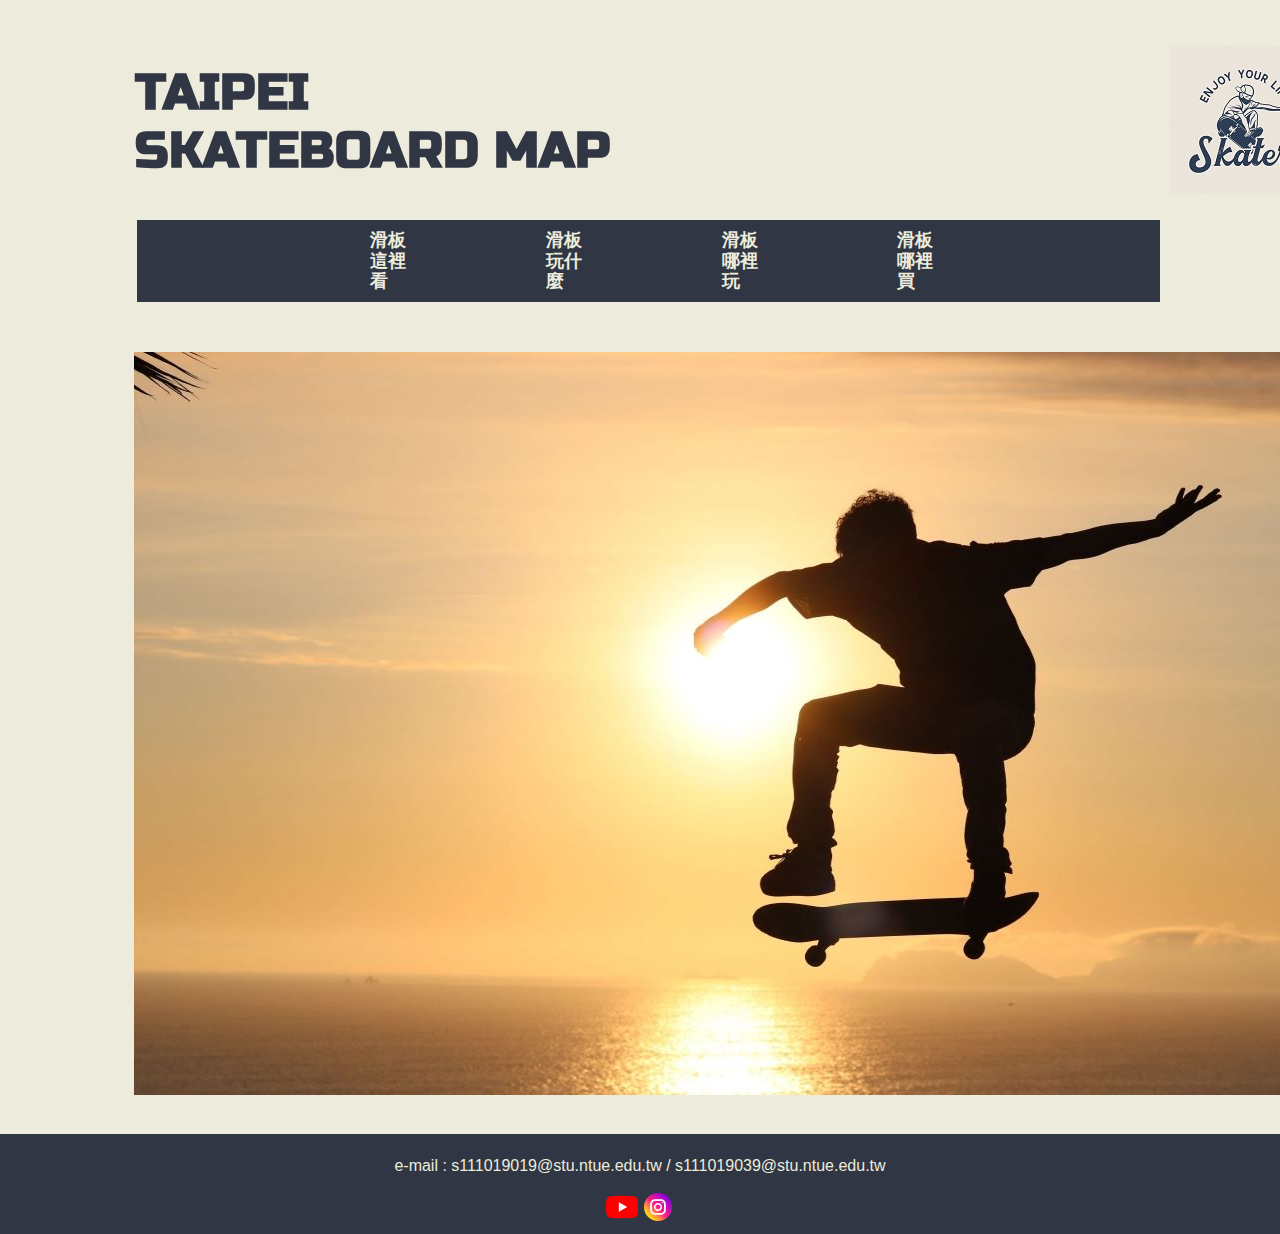
<file: index.html>
<!DOCTYPE html>
<html lang="en">

<head>
    <meta charset="UTF-8">
    <meta http-equiv="X-UA-Compatible" content="IE=edge">
    <meta name="viewport" content="width=device-width, initial-scale=1.0">
    <title>SkateBoard</title>
    <link rel="stylesheet" href="./css/style.css">
    <link rel="stylesheet" href="./css/normalize.css">
    <link rel="preconnect" href="https://fonts.googleapis.com">
    <link rel="preconnect" href="https://fonts.gstatic.com" crossorigin>
    <link href="https://fonts.googleapis.com/css2?family=Roboto+Mono:wght@700&family=Russo+One&display=swap"
        rel="stylesheet">
</head>

<body>
    <div class="imformation">
        <header class="title">
            <span class="sec-banner">TAIPEI<br>SKATEBOARD MAP</span>
            <span class="front-page">
                <a href="index.html"><img src="./img/main.jpg" alt="front-page"></a>
            </span>
            <style>
                a {
                    text-decoration: none;
                    color: #edebdc;
                }
            </style>
        </header>
        <nav class="nav">
            <ul class="list">
                <li class="list-item-first"><a href="index.html">滑板這裡看</a></li>
                <li class="list-item"><a href="play.html">滑板玩什麼</a></li>
                <li class="list-item"><a href="map.html">滑板哪裡玩</a></li>
                <li class="list-item"><a href="buy.html">滑板哪裡買</a></li>
            </ul>
        </nav>
        <div class="main-img">
            <img src="./img/bg.jpg" alt="main-img">
            <img src="./img/bg2.jpg" alt="second-bg">
        </div>
    </div>
    <footer class="footer">
        <p>
            e-mail : s111019019@stu.ntue.edu.tw / s111019039@stu.ntue.edu.tw
        </p>
        <div class="social-media">
            <a href="https://www.youtube.com/"><img class="youtube" src="./img/youtube.png" alt=""></a>
            <a href="https://www.instagram.com/"><img class="instagram" src="./img/instagram.png" alt=""></a>
        </div>
    </footer>
</body>
</file>
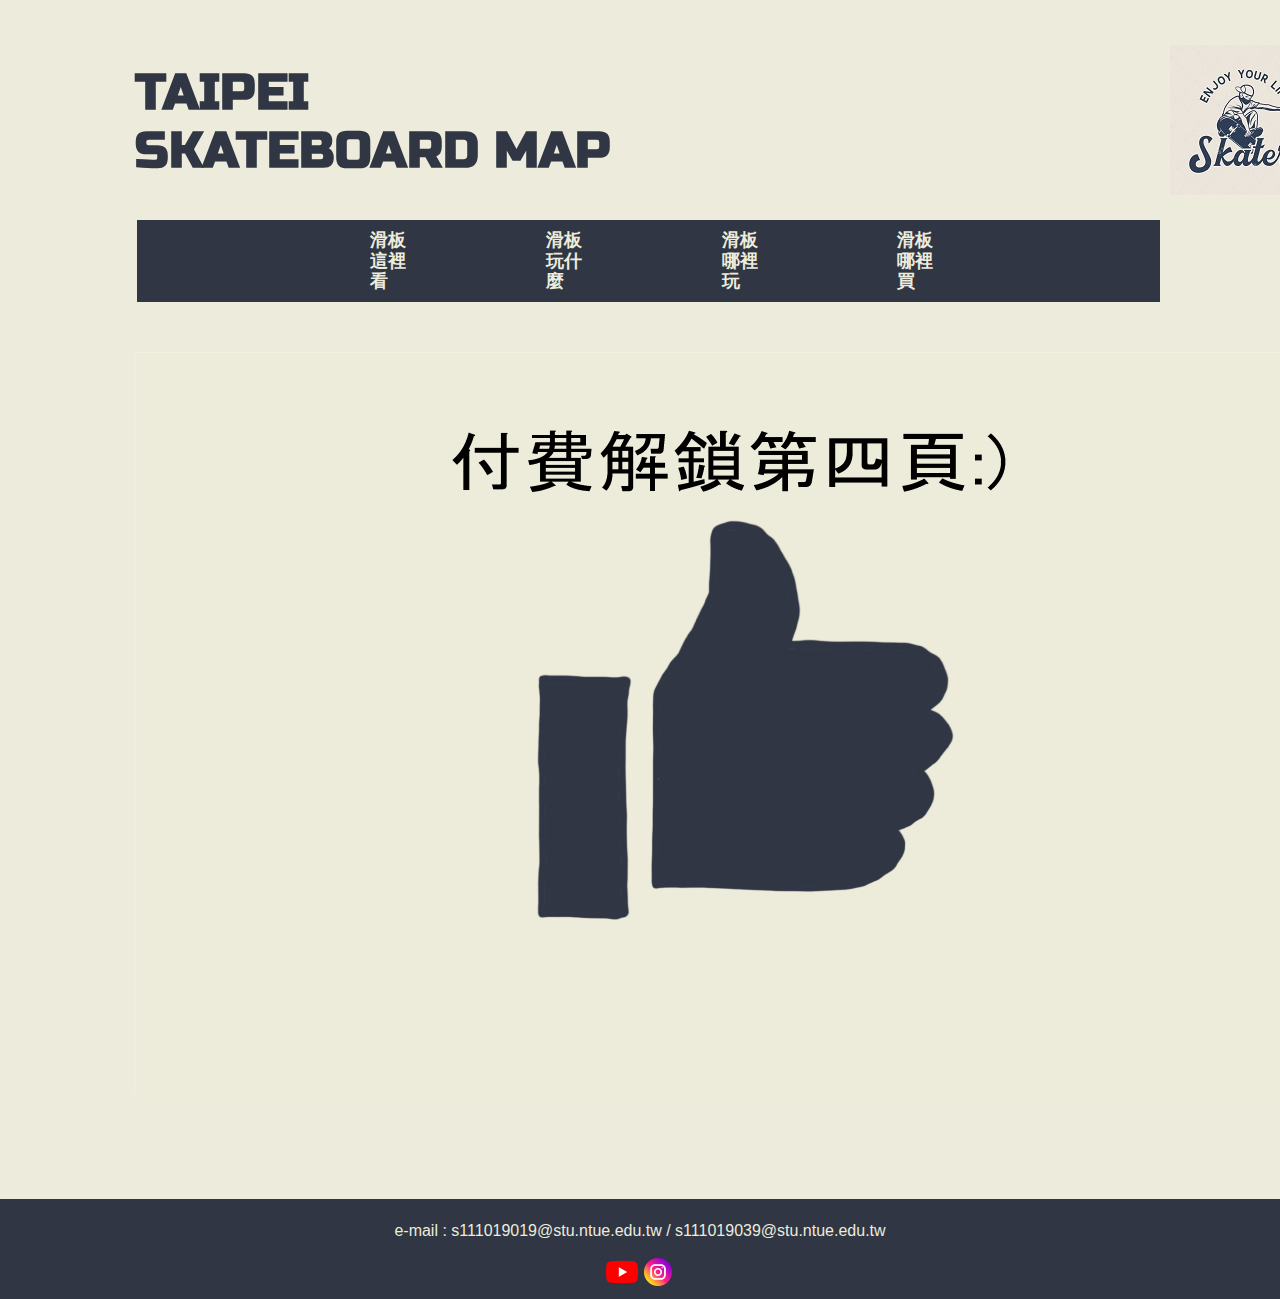
<file: buy.html>
<!DOCTYPE html>
<html lang="en">

<head>
    <meta charset="UTF-8">
    <meta http-equiv="X-UA-Compatible" content="IE=edge">
    <meta name="viewport" content="width=device-width, initial-scale=1.0">
    <title>Buy SkateBoard</title>
    <link rel="stylesheet" href="./css/buy.css">
    <link rel="stylesheet" href="./css/normalize.css">
    <link rel="preconnect" href="https://fonts.googleapis.com">
    <link rel="preconnect" href="https://fonts.gstatic.com" crossorigin>
    <link href="https://fonts.googleapis.com/css2?family=Roboto+Mono:wght@700&family=Russo+One&display=swap"
        rel="stylesheet">
</head>

<body>
    <div class="imformation">
        <header class="title">
            <span class="sec-banner">TAIPEI<br>SKATEBOARD MAP</span>
            <span class="front-page">
                <a href="index.html"><img src="./img/main.jpg" alt="front-page"></a>
            </span>
            <style>
                a {
                    text-decoration: none;
                    color: #edebdc;
                }
            </style>
        </header>
        <nav class="nav">
            <ul class="list">
                <li class="list-item-first"><a href="index.html">滑板這裡看</a></li>
                <li class="list-item"><a href="play.html">滑板玩什麼</a></li>
                <li class="list-item"><a href="map.html">滑板哪裡玩</a></li>
                <li class="list-item"><a href="buy.html">滑板哪裡買</a></li>
            </ul>
        </nav>
        <div class="main-img"><img src="./img/good.png" alt="main-img"></div>
    </div>
    <footer class="footer">
        <p>
            e-mail : s111019019@stu.ntue.edu.tw / s111019039@stu.ntue.edu.tw
        </p>
        <div class="social-media">
            <a href="https://www.youtube.com/"><img class="youtube" src="./img/youtube.png" alt=""></a>
            <a href="https://www.instagram.com/"><img class="instagram" src="./img/instagram.png" alt=""></a>
        </div>
    </footer>
</body>
</file>
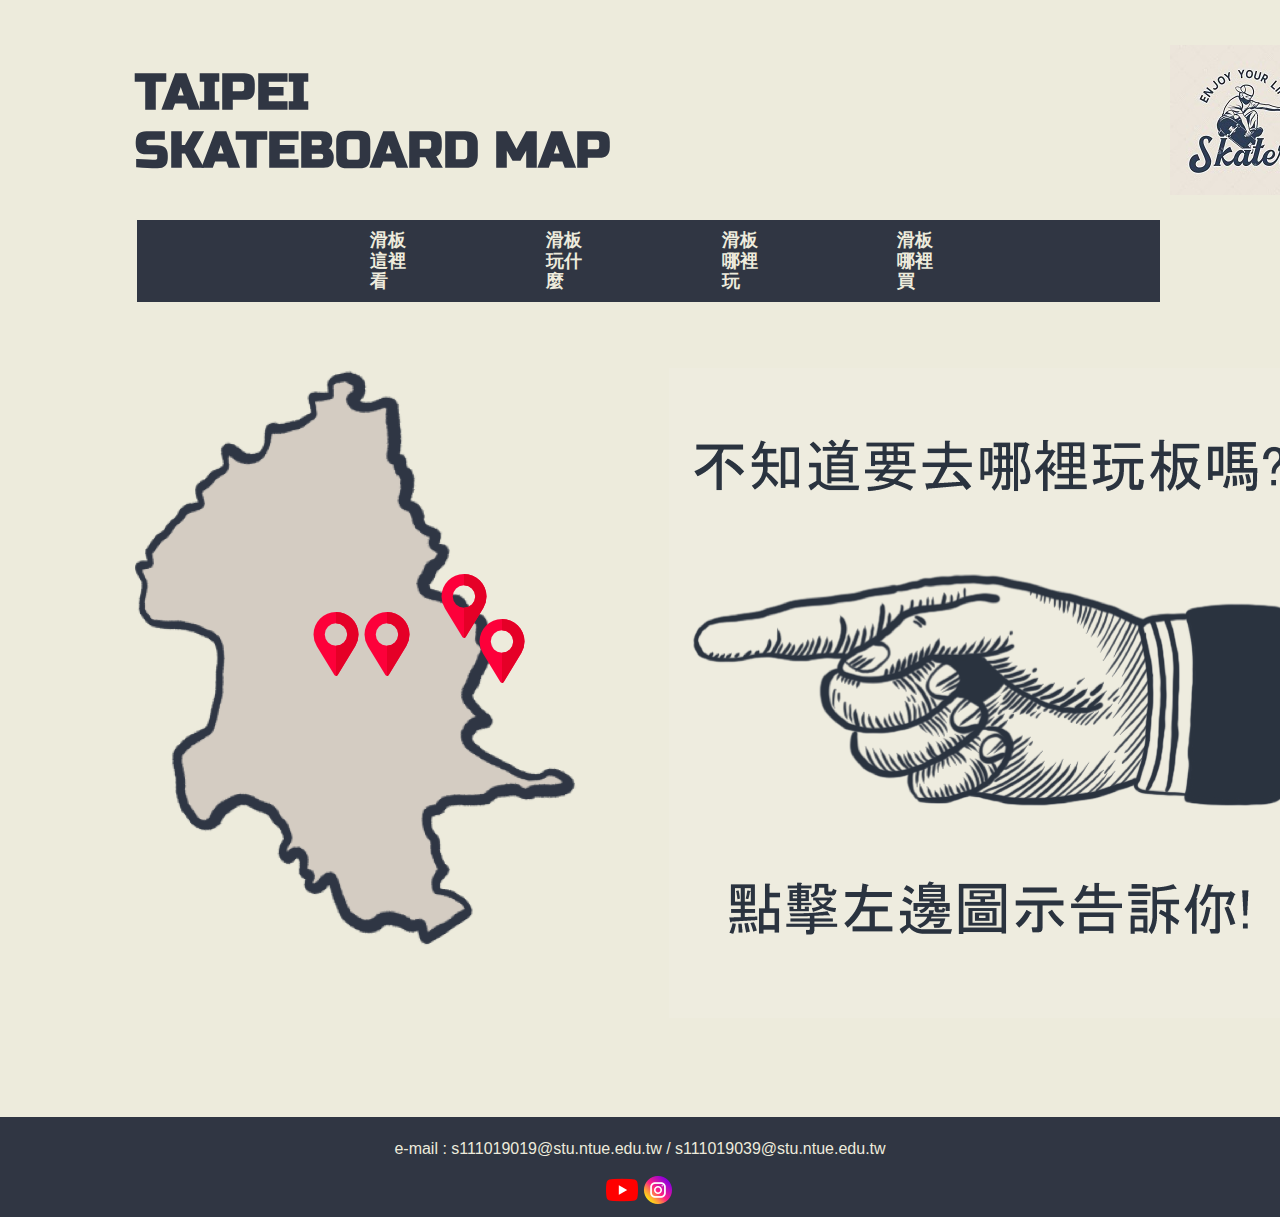
<file: map.html>
<!DOCTYPE html>
<html lang="en">

<head>
    <meta charset="UTF-8">
    <meta http-equiv="X-UA-Compatible" content="IE=edge">
    <meta name="viewport" content="width=device-width, initial-scale=1.0">
    <title>Where To Play SkateBoard</title>
    <link rel="stylesheet" href="./css/map.css">
    <link rel="stylesheet" href="./css/normalize.css">
    <link rel="preconnect" href="https://fonts.googleapis.com">
    <link rel="preconnect" href="https://fonts.gstatic.com" crossorigin>
    <link href="https://fonts.googleapis.com/css2?family=Roboto+Mono:wght@700&family=Russo+One&display=swap"
        rel="stylesheet">
</head>

<body>
    <div class="imformation">
        <header class="title">
            <span class="sec-banner">TAIPEI<br>SKATEBOARD MAP</span>
            <span class="front-page">
                <a href="index.html"><img src="./img/main.jpg" alt="front-page"></a>
            </span>
            <style>
                a {
                    text-decoration: none;
                    color: #edebdc;
                }
            </style>
        </header>
        <nav class="nav">
            <ul class="list">
                <li class="list-item-first"><a href="index.html">滑板這裡看</a></li>
                <li class="list-item"><a href="play.html">滑板玩什麼</a></li>
                <li class="list-item"><a href="map.html">滑板哪裡玩</a></li>
                <li class="list-item"><a href="buy.html">滑板哪裡買</a></li>
            </ul>
        </nav>
        <div class="content">
            <div class="map"><img src="./img/taipei.PNG" alt="">
                <a href="#忠孝橋" id="btn1"><img src="./img/placeholder.png" alt="" data-toggle="tooltip"
                        data-placement="right" title="忠孝橋下滑板場" alt="beppu" class="ciao-bridge"></a>
                <a href="#新生橋" id="btn2"><img src="./img/placeholder.png" alt="" data-toggle="tooltip"
                        data-placement="left" title="新生橋下滑板場" class="shin-bridge"></a>
                <a href="#美堤" id="btn3"><img src="./img/placeholder.png" alt="" data-toggle="tooltip"
                        data-placement="left" title="美堤極限公園" class="mei"></a>
                <a href="#南港" id="btn4"><img src="./img/placeholder.png" alt="" data-toggle="tooltip"
                        data-placement="left" title="南港極限場" class="nang"></a>
            </div>
            <div class="map-intro">
                <div class="start" id="start">
                    <img class="map-content" src="./img/start.png">
                </div>
                <div class="ciao" id="ciaoimg">
                    <img class="map-content" src="./img/ciao.png">
                </div>

                <div class="shin" id="shinimg">
                    <img class="map-content" src="./img/shin.png">
                </div>

                <div class="mei-intro" id="meiimg">
                    <img class="map-content" src="./img/mei.png">
                </div>
                <div class="nang-intro" id="nangimg">
                    <img class="map-content" src="./img/nang.png">
                </div>
            </div>
        </div>
    </div>
    <footer class="footer">
        <p>
            e-mail : s111019019@stu.ntue.edu.tw / s111019039@stu.ntue.edu.tw
        </p>
        <div class="social-media">
            <a href="https://www.youtube.com/"><img class="youtube" src="./img/youtube.png" alt=""></a>
            <a href="https://www.instagram.com/"><img class="instagram" src="./img/instagram.png" alt=""></a>
        </div>
    </footer>
    <script src="https://code.jquery.com/jquery-3.6.0.min.js"
        integrity="sha256-/xUj+3OJU5yExlq6GSYGSHk7tPXikynS7ogEvDej/m4=" crossorigin="anonymous"></script>
    <script src="index.js"></script>
</body>
</file>
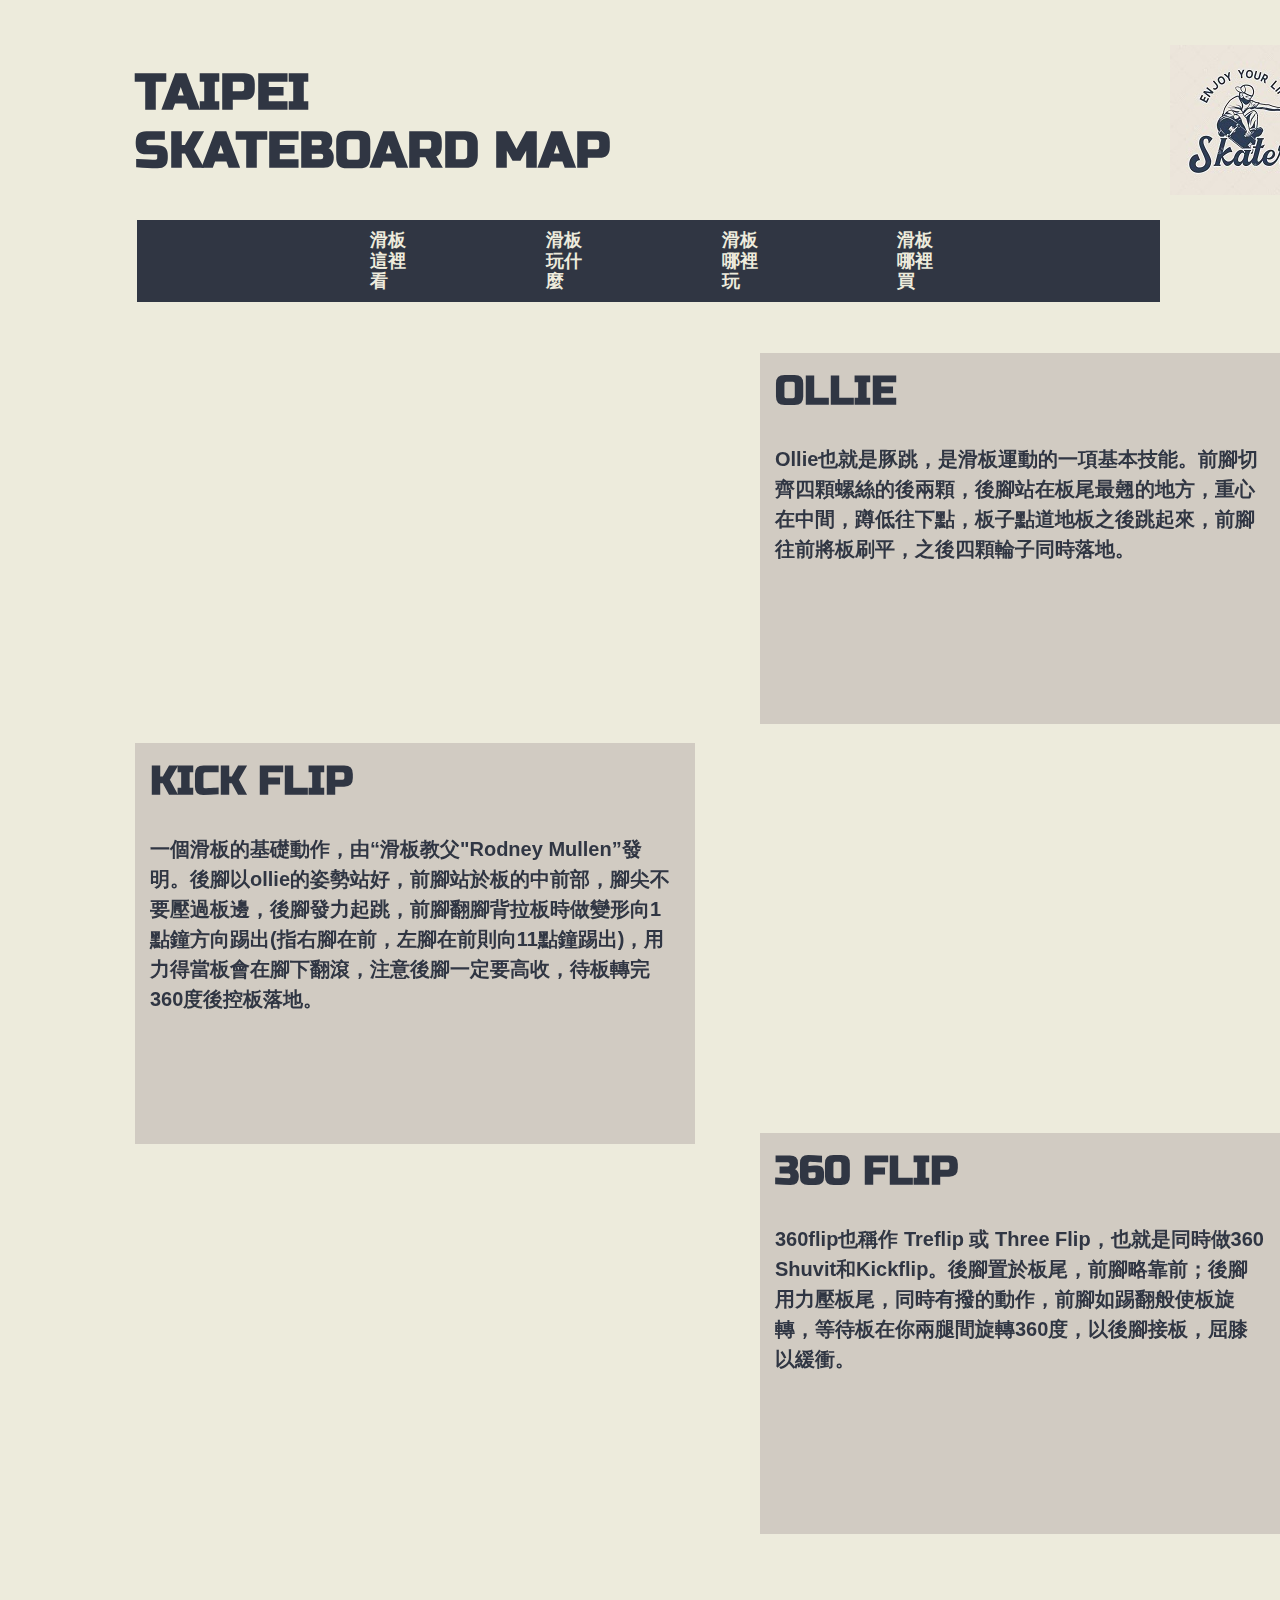
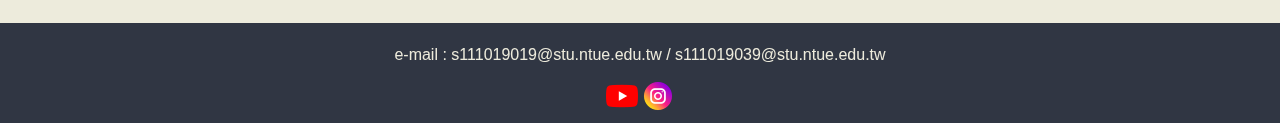
<file: play.html>
<!DOCTYPE html>
<html lang="en">

<head>
    <meta charset="UTF-8">
    <meta http-equiv="X-UA-Compatible" content="IE=edge">
    <meta name="viewport" content="width=device-width, initial-scale=1.0">
    <title>Play SkateBoard</title>
    <link rel="stylesheet" href="./css/play.css">
    <link rel="stylesheet" href="./css/normalize.css">
    <link rel="preconnect" href="https://fonts.googleapis.com">
    <link rel="preconnect" href="https://fonts.gstatic.com" crossorigin>
    <link href="https://fonts.googleapis.com/css2?family=Roboto+Mono:wght@700&family=Russo+One&display=swap"
        rel="stylesheet">
</head>

<body>
    <div class="imformation">
        <header class="title">
            <span class="sec-banner">TAIPEI<br>SKATEBOARD MAP</span>
            <span class="front-page">
                <a href="index.html"><img src="./img/main.jpg" alt="front-page"></a>
            </span>
            <style>
                a {
                    text-decoration: none;
                    color: #edebdc;
                }
            </style>
        </header>
        <nav class="nav">
            <ul class="list">
                <li class="list-item-first"><a href="index.html">滑板這裡看</a></li>
                <li class="list-item"><a href="play.html">滑板玩什麼</a></li>
                <li class="list-item"><a href="map.html">滑板哪裡玩</a></li>
                <li class="list-item"><a href="buy.html">滑板哪裡買</a></li>
            </ul>
        </nav>
        <div class="content1">
            <div class="vid1"><iframe width="600" height="370" src="https://www.youtube.com/embed/1D8_hcVvNd0"
                    title="YouTube video player" frameborder="0"
                    allow="accelerometer; autoplay; clipboard-write; encrypted-media; gyroscope; picture-in-picture"
                    allowfullscreen></iframe></div>
            <div class="introduce1">
                <p class="ollie">OLLIE</p>
                <p class="intro1">
                    Ollie也就是豚跳，是滑板運動的一項基本技能。前腳切齊四顆螺絲的後兩顆，後腳站在板尾最翹的地方，重心在中間，蹲低往下點，板子點道地板之後跳起來，前腳往前將板刷平，之後四顆輪子同時落地。
                </p>
            </div>
        </div>
        <div class="content2">
            <div class="introduce2">
                <p class="kick">KICK FLIP</p>
                <p class="intro2">一個滑板的基礎動作，由“滑板教父"Rodney
                    Mullen”發明。後腳以ollie的姿勢站好，前腳站於板的中前部，腳尖不要壓過板邊，後腳發力起跳，前腳翻腳背拉板時做變形向1點鐘方向踢出(指右腳在前，左腳在前則向11點鐘踢出)，用力得當板會在腳下翻滾，注意後腳一定要高收，待板轉完360度後控板落地。
                </p>
            </div>
            <div class="vid2"><iframe width="560" height="370" src="https://www.youtube.com/embed/xeXc6JdcOuE"
                    title="YouTube video player" frameborder="0"
                    allow="accelerometer; autoplay; clipboard-write; encrypted-media; gyroscope; picture-in-picture"
                    allowfullscreen></iframe></div>
        </div>
        <div class="content3">
            <div class="vid"><iframe width="600" height="370" src="https://www.youtube.com/embed/IG8vVbe4AkM"
                    title="YouTube video player" frameborder="0"
                    allow="accelerometer; autoplay; clipboard-write; encrypted-media; gyroscope; picture-in-picture"
                    allowfullscreen></iframe></div>
            <div class="introduce3">
                <p class="flip">360 FLIP</p>
                <p class="intro3">360flip也稱作 Treflip 或 Three Flip，也就是同時做360
                    Shuvit和Kickflip。後腳置於板尾，前腳略靠前；後腳用力壓板尾，同時有撥的動作，前腳如踢翻般使板旋轉，等待板在你兩腿間旋轉360度，以後腳接板，屈膝以緩衝。</p>
            </div>
        </div>
    </div>
    <footer class="footer">
        <p>
            e-mail : s111019019@stu.ntue.edu.tw / s111019039@stu.ntue.edu.tw
        </p>
        <div class="social-media">
            <a href="https://www.youtube.com/"><img class="youtube" src="./img/youtube.png" alt=""></a>
            <a href="https://www.instagram.com/"><img class="instagram" src="./img/instagram.png" alt=""></a>
        </div>
    </footer>
    </div>
</body>
</file>
<file: css/style.css>
html{
    box-sizing: border-box;
}
*,*:before,*after{
    box-sizing:inherit;
}
body{   
    font-family: Arial;
    background-color: #edebdc;
}
.imformation{
    max-width: 1440px;
    margin-right: auto;
    margin-left: auto;
    background-color: #edebdc;
}
.front-page{
    margin-left: 735px;
    max-height: 50px;
    max-width: 50px;
    margin-top: 35px;
}
.title{
    margin-top: 10px;
    margin-right: auto;
    margin-left: auto;
    margin-bottom: 95px;
    height: 50px;
    display: flex;
    background-color: #edebdc;
}
.sec-banner{
    font-size: 50px;
    margin-top: 55px;
    margin-left: 135px;
    color: #303643;
    font-weight: bolder;
    font-family: "Russo One";
    width: 300px;
    white-space: nowrap;
}
.nav{
    margin-top: 160px;
}
.list{
    display: flex;
    background-color: #303643;
    margin-left: 137px;
    padding: 10px;
    margin-right: 120px;
}
.list-item-first{
    display: block;
    list-style: none;
    margin-left: 223px;
    margin-right: 200px;
    font-size: large;
    font-weight: bolder;
}
.list-item{
    display: block;
    list-style: none;
    margin-left: -77px;
    margin-right: 200px;
    font-size: large;
    font-weight: bolder;
    text-decoration: none;
}
.main-img{
    margin-top: 50px;
    margin-left: 134px;
}
.main-img img{
    position: absolute;
    -webkit-transition: opacity 1s ease-in-out;
    -moz-transition: opacity 1s ease-in-out;
    -o-transition: opacity 1s ease-in-out;
    transition: opacity 1s ease-in-out;
}
.main-img img:last-child:hover{
    opacity:0;
}
.footer{
    display: flex;
    flex-direction: column;
    justify-content: center;
    align-items: center;
    width: 100%;
    max-height: 60px;
    margin: 0;
    padding: 20px 0;
    background-color: #303643;
    margin-top: 65%;
}
.footer p{
    color: #edebdc;
    /* letter-spacing: normal; */
    white-space: nowrap;
}
</file>
<file: css/buy.css>
html{
    box-sizing: border-box;
}
*,*:before,*after{
    box-sizing:inherit;
}
body{   
    font-family: Arial;
    background-color: #edebdc;
}
.imformation{
    max-width: 1440px;
    margin-right: auto;
    margin-left: auto;
    background-color: #edebdc;
}
.front-page{
    margin-left: 735px;
    max-height: 50px;
    max-width: 50px;
    margin-top: 35px;
}
.title{
    margin-top: 10px;
    margin-right: auto;
    margin-left: auto;
    margin-bottom: 95px;
    height: 50px;
    display: flex;
    background-color: #edebdc;
}
.sec-banner{
    font-size: 50px;
    margin-top: 55px;
    margin-left: 135px;
    color: #303643;
    font-weight: bolder;
    font-family: "Russo One";
    width: 300px;
    white-space: nowrap;
}
.nav{
    margin-top: 160px;
}
.list{
    display: flex;
    background-color: #303643;
    margin-left: 137px;
    padding: 10px;
    margin-right: 120px;
}
.list-item-first{
    display: block;
    list-style: none;
    margin-left: 223px;
    margin-right: 200px;
    font-size: large;
    font-weight: bolder;
}
.list-item{
    display: block;
    list-style: none;
    margin-left: -77px;
    margin-right: 200px;
    font-size: large;
    font-weight: bolder;
    text-decoration: none;
}
.main-img{
    margin-top: 50px;
    margin-left: 134px;
}
.footer{
    display: flex;
    flex-direction: column;
    justify-content: center;
    align-items: center;
    width: 100%;
    max-height: 60px;
    margin: 0;
    padding: 20px 0;
    background-color: #303643;
    margin-top: 100px;
}
.footer p{
    color: #edebdc;
    /* letter-spacing: normal; */
    white-space: nowrap;
}
</file>
<file: css/map.css>
html{
    box-sizing: border-box;
}
*,*:before,*after{
    box-sizing:inherit;
}
body{   
    font-family: Arial;
    background-color: #edebdc;
}
.imformation{
    max-width: 1440px;
    margin-right: auto;
    margin-left: auto;
    background-color: #edebdc;
}
.front-page{
    margin-left: 735px;
    max-height: 50px;
    max-width: 50px;
    margin-top: 35px;
}
.title{
    margin-top: 10px;
    margin-right: auto;
    margin-left: auto;
    margin-bottom: 95px;
    height: 50px;
    display: flex;
    background-color: #edebdc;
}
.sec-banner{
    font-size: 50px;
    margin-top: 55px;
    margin-left: 135px;
    color: #303643;
    font-weight: bolder;
    font-family: "Russo One";
    width: 300px;
    white-space: nowrap;
}
.nav{
    margin-top: 160px;
}
.list{
    display: flex;
    background-color: #303643;
    margin-left: 137px;
    padding: 10px;
    margin-right: 120px;
}
.list-item-first{
    display: block;
    list-style: none;
    margin-left: 223px;
    margin-right: 200px;
    font-size: large;
    font-weight: bolder;
}
.list-item{
    display: block;
    list-style: none;
    margin-left: -77px;
    margin-right: 200px;
    font-size: large;
    font-weight: bolder;
}
.footer{
    display: flex;
    flex-direction: column;
    justify-content: center;
    align-items: center;
    width: 100%;
    max-height: 60px;
    margin: 0;
    padding: 20px 0;
    background-color: #303643;
    margin-top: 100px;
}
.footer p{
    color: #edebdc;
    /* letter-spacing: normal; */
    white-space: nowrap;
}
.map{
    margin-left: -146px;
}
.content{
    display: flex;
}
.map-content{
    margin-left: -185px;
    margin-top: 50px;
    position: absolute;
}
.ciao-bridge{
    position:absolute;
    margin-top: 23%;
    margin-left: -43%;
    z-index: 1;
    transition: 0.2s;
}
.ciao-bridge:hover{
    transform: scale(1.2);
}
.shin-bridge{
    position:absolute;
    margin-top: 23%;
    margin-left: -39%;
    z-index: 1;
    transition: 0.2s;
}
.shin-bridge:hover{
    transform: scale(1.2);
}
.mei{
    position:absolute;
    margin-top: 20%;
    margin-left: -33%;
    z-index: 1;
    transition: 0.2s;
}
.mei:hover{
    transform: scale(1.2);
}
.nang{
    position:absolute;
    margin-top: 23.5%;
    margin-left: -30%;
    z-index: 1;
    transition: 0.2s;
}
.nang:hover{
    transform: scale(1.2);
}
.start{
    opacity: 1;
}
.ciao{
    opacity: 0;
}
.shin{
    opacity: 0;
}
.mei-intro{
    opacity: 0;
}
.nang-intro{
    opacity: 0;
}
</file>
<file: css/play.css>
html{
    box-sizing: border-box;
}
*,*:before,*after{
    box-sizing:inherit;
}
body{   
    font-family: Arial;
    background-color: #edebdc;
}
.imformation{
    max-width: 1440px;
    margin-right: auto;
    margin-left: auto;
    background-color: #edebdc;
}
.front-page{
    margin-left: 735px;
    max-height: 50px;
    max-width: 50px;
    margin-top: 35px;
}
.title{
    margin-top: 10px;
    margin-right: auto;
    margin-left: auto;
    margin-bottom: 95px;
    height: 50px;
    display: flex;
    background-color: #edebdc;
}
.sec-banner{
    font-size: 50px;
    margin-top: 55px;
    margin-left: 135px;
    color: #303643;
    font-weight: bolder;
    font-family: "Russo One";
    width: 300px;
    white-space: nowrap;
}
.nav{
    margin-top: 160px;
}
.list{
    display: flex;
    background-color: #303643;
    margin-left: 137px;
    padding: 10px;
    margin-right: 120px;
}
.list-item-first{
    display: block;
    list-style: none;
    margin-left: 223px;
    margin-right: 200px;
    font-size: large;
    font-weight: bolder;
}
.list-item{
    display: block;
    list-style: none;
    margin-left: -77px;
    margin-right: 200px;
    font-size: large;
    font-weight: bolder;
}
.footer{
    display: flex;
    flex-direction: column;
    justify-content: center;
    align-items: center;
    width: 100%;
    max-height: 60px;
    margin: 0;
    padding: 20px 0;
    background-color: #303643;
    margin-top: 100px;
}
.footer p{
    color: #edebdc;
    /* letter-spacing: normal; */
    white-space: nowrap;
}
.content1, .content2, .content3{
    margin-left: 135px;
    box-sizing: border-box;
    flex-direction: row;
    display: flex;
}
.content3{
    margin-top: 0;
}
.vid1{
    margin-top: 35px;
}
.vid2{
    margin-bottom: 15px;
}
.introduce1 {
    max-width: 557px;
    height: 410px;
    margin-left: 25px;
    border: 10px;
    margin-top: 15px;
}
.introduce3{
    max-width: 557px;
    height: 410px;
    margin-left: 25px;
    border: 10px;
    margin-top: -20px;
}
.introduce2{
    width: 600px;
    height: 410px;
    margin-left: 0;
    border: 10px;
    margin-top: -20px;
    margin-right: 25px;
}
.intro1, .intro2, .intro3{
    margin-top: 0;
    font-size: 20px;
    font-weight: bold;
    background-color: #d1cbc2;
    color: #303643;
    line-height: 1.5;
    padding: 15px;
}
.intro1{
    padding-bottom: 160px;
}
.intro2{
    padding-bottom: 130px;
}
.intro3{
    padding-bottom: 160px;
}
.ollie, .kick, .flip{
    font-size: 40px;
    font-weight: bolder;
    padding: 15px;
    background-color: #d1cbc2;
    color: #303643;
    margin-bottom: 0;
    margin-top: 20px;
    font-family: "Russo One";
}
</file>
